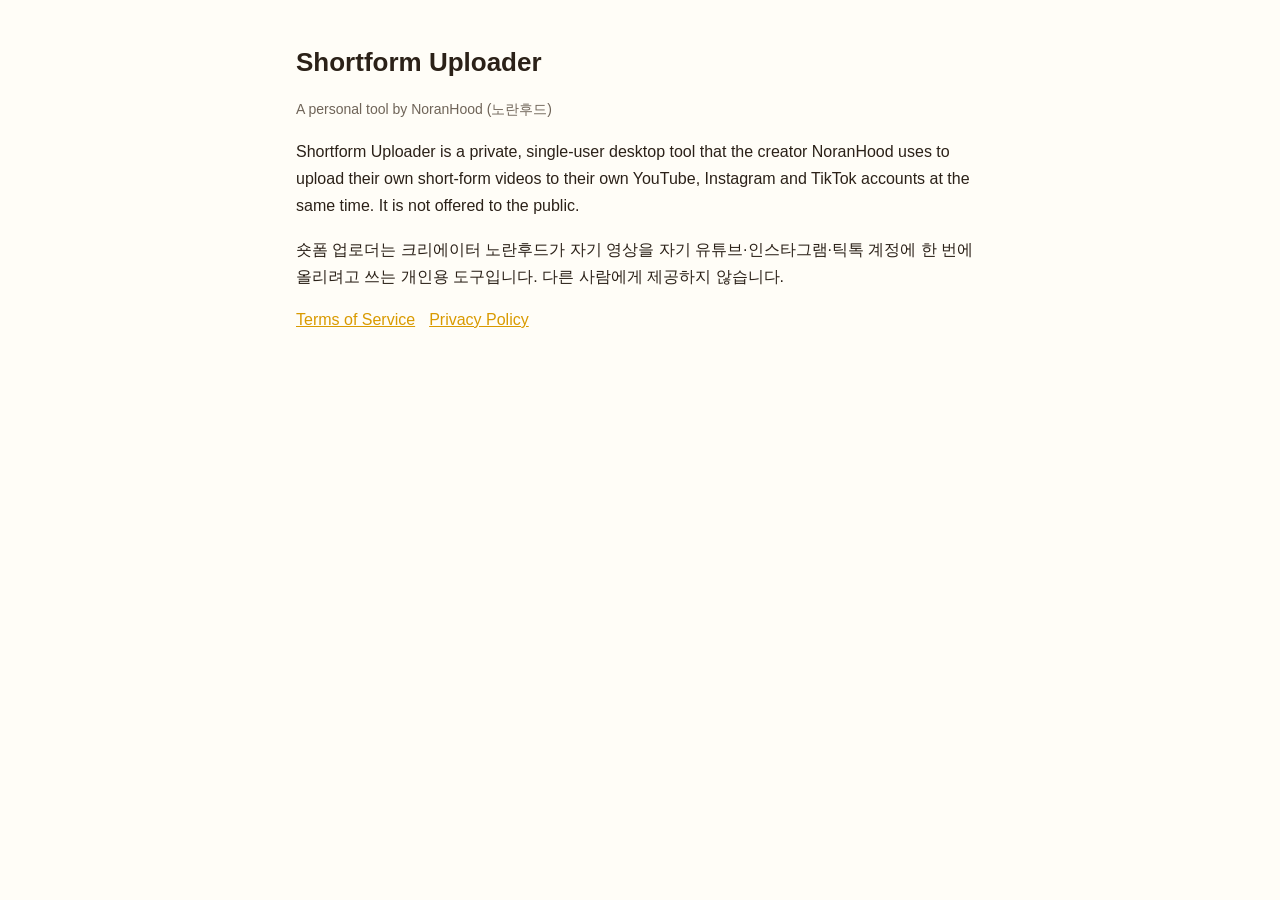
<file: index.html>
<!doctype html><html lang="ko"><head><meta charset="utf-8"><meta name="viewport" content="width=device-width,initial-scale=1">
<title>Shortform Uploader</title><link rel="stylesheet" href="style.css"></head><body><main>
<h1>Shortform Uploader</h1>
<p class="meta">A personal tool by NoranHood (노란후드)</p>
<p>Shortform Uploader is a private, single-user desktop tool that the creator NoranHood uses to upload their own short-form videos to their own YouTube, Instagram and TikTok accounts at the same time. It is not offered to the public.</p>
<p>숏폼 업로더는 크리에이터 노란후드가 자기 영상을 자기 유튜브·인스타그램·틱톡 계정에 한 번에 올리려고 쓰는 개인용 도구입니다. 다른 사람에게 제공하지 않습니다.</p>
<nav><a href="terms.html">Terms of Service</a><a href="privacy.html">Privacy Policy</a></nav>
</main></body></html>
</file>
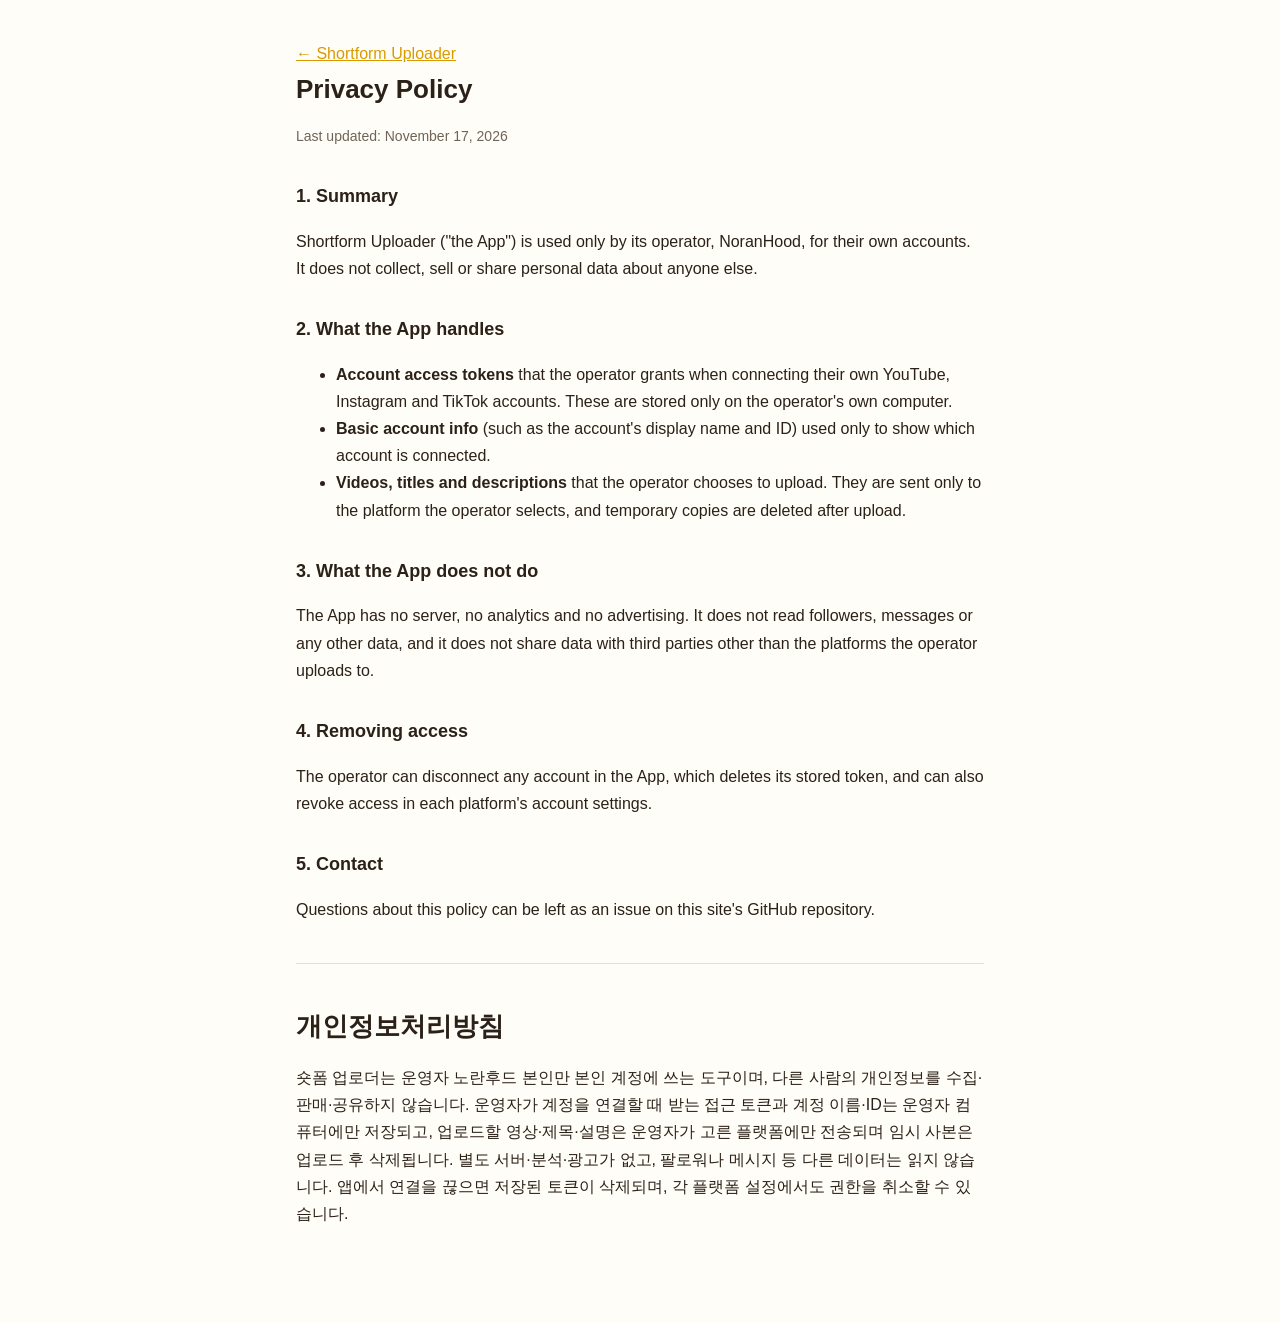
<file: privacy.html>
<!doctype html><html lang="ko"><head><meta charset="utf-8"><meta name="viewport" content="width=device-width,initial-scale=1">
<title>Privacy Policy</title><link rel="stylesheet" href="style.css"></head><body><main>
<nav><a href="index.html">← Shortform Uploader</a></nav>
<h1>Privacy Policy</h1><p class="meta">Last updated: November 17, 2026</p>
<h2>1. Summary</h2>
<p>Shortform Uploader ("the App") is used only by its operator, NoranHood, for their own accounts. It does not collect, sell or share personal data about anyone else.</p>
<h2>2. What the App handles</h2>
<ul>
<li><b>Account access tokens</b> that the operator grants when connecting their own YouTube, Instagram and TikTok accounts. These are stored only on the operator's own computer.</li>
<li><b>Basic account info</b> (such as the account's display name and ID) used only to show which account is connected.</li>
<li><b>Videos, titles and descriptions</b> that the operator chooses to upload. They are sent only to the platform the operator selects, and temporary copies are deleted after upload.</li>
</ul>
<h2>3. What the App does not do</h2>
<p>The App has no server, no analytics and no advertising. It does not read followers, messages or any other data, and it does not share data with third parties other than the platforms the operator uploads to.</p>
<h2>4. Removing access</h2>
<p>The operator can disconnect any account in the App, which deletes its stored token, and can also revoke access in each platform's account settings.</p>
<h2>5. Contact</h2>
<p>Questions about this policy can be left as an issue on this site's GitHub repository.</p>
<hr>
<h1>개인정보처리방침</h1>
<p>숏폼 업로더는 운영자 노란후드 본인만 본인 계정에 쓰는 도구이며, 다른 사람의 개인정보를 수집·판매·공유하지 않습니다. 운영자가 계정을 연결할 때 받는 접근 토큰과 계정 이름·ID는 운영자 컴퓨터에만 저장되고, 업로드할 영상·제목·설명은 운영자가 고른 플랫폼에만 전송되며 임시 사본은 업로드 후 삭제됩니다. 별도 서버·분석·광고가 없고, 팔로워나 메시지 등 다른 데이터는 읽지 않습니다. 앱에서 연결을 끊으면 저장된 토큰이 삭제되며, 각 플랫폼 설정에서도 권한을 취소할 수 있습니다.</p>
</main></body></html>
</file>
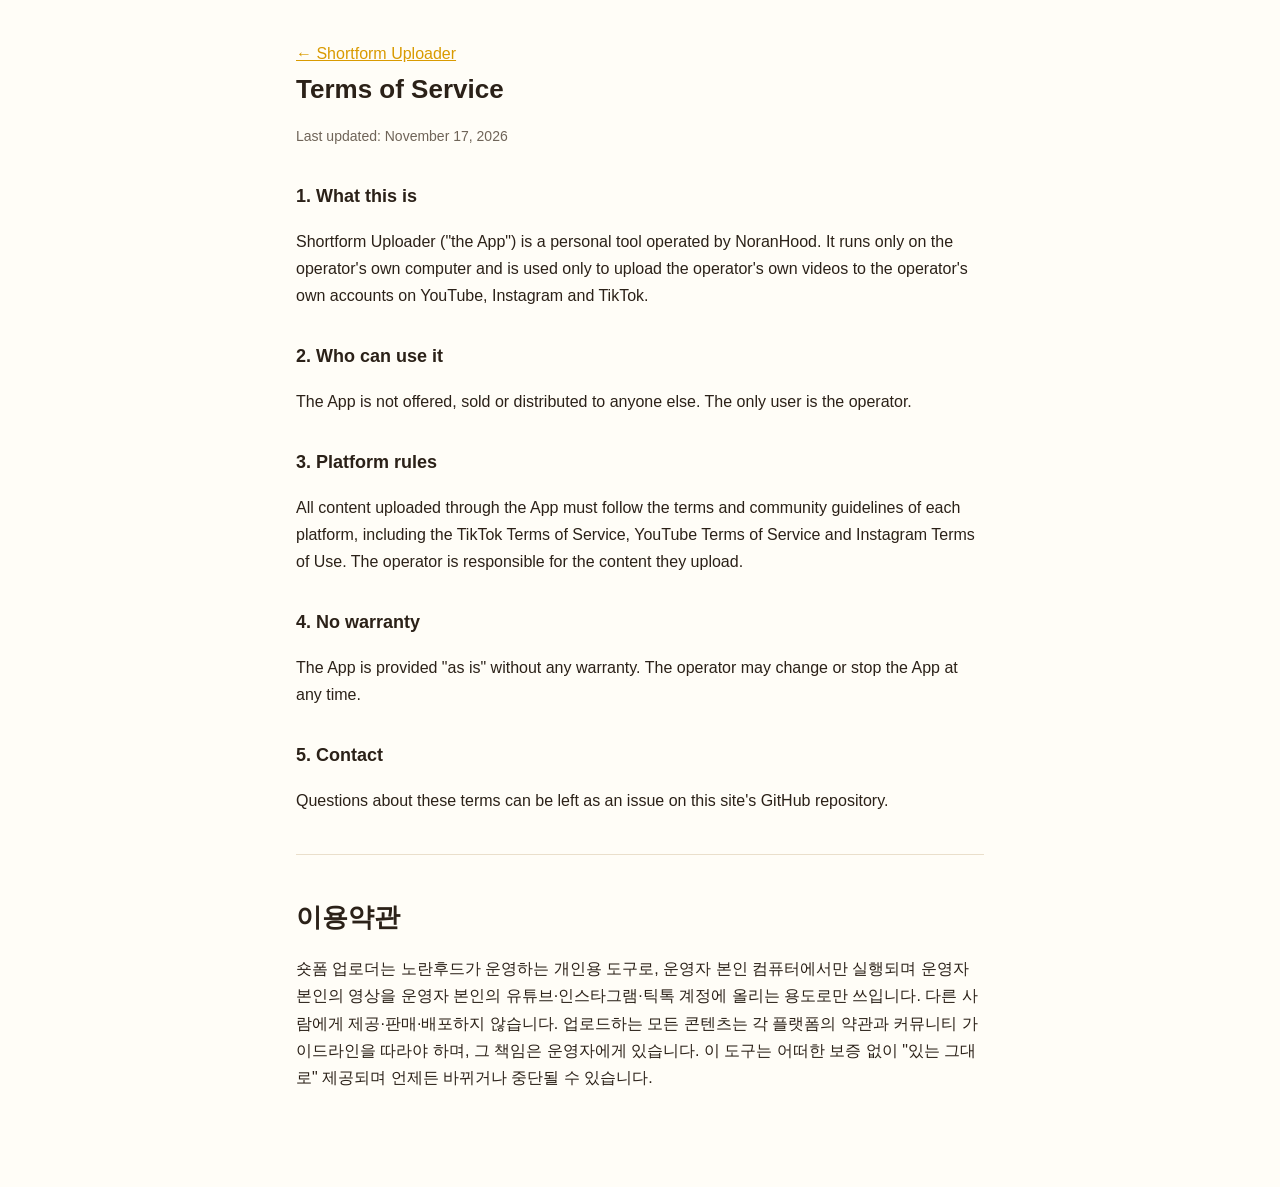
<file: terms.html>
<!doctype html><html lang="ko"><head><meta charset="utf-8"><meta name="viewport" content="width=device-width,initial-scale=1">
<title>Terms of Service</title><link rel="stylesheet" href="style.css"></head><body><main>
<nav><a href="index.html">← Shortform Uploader</a></nav>
<h1>Terms of Service</h1><p class="meta">Last updated: November 17, 2026</p>
<h2>1. What this is</h2>
<p>Shortform Uploader ("the App") is a personal tool operated by NoranHood. It runs only on the operator's own computer and is used only to upload the operator's own videos to the operator's own accounts on YouTube, Instagram and TikTok.</p>
<h2>2. Who can use it</h2>
<p>The App is not offered, sold or distributed to anyone else. The only user is the operator.</p>
<h2>3. Platform rules</h2>
<p>All content uploaded through the App must follow the terms and community guidelines of each platform, including the TikTok Terms of Service, YouTube Terms of Service and Instagram Terms of Use. The operator is responsible for the content they upload.</p>
<h2>4. No warranty</h2>
<p>The App is provided "as is" without any warranty. The operator may change or stop the App at any time.</p>
<h2>5. Contact</h2>
<p>Questions about these terms can be left as an issue on this site's GitHub repository.</p>
<hr>
<h1>이용약관</h1>
<p>숏폼 업로더는 노란후드가 운영하는 개인용 도구로, 운영자 본인 컴퓨터에서만 실행되며 운영자 본인의 영상을 운영자 본인의 유튜브·인스타그램·틱톡 계정에 올리는 용도로만 쓰입니다. 다른 사람에게 제공·판매·배포하지 않습니다. 업로드하는 모든 콘텐츠는 각 플랫폼의 약관과 커뮤니티 가이드라인을 따라야 하며, 그 책임은 운영자에게 있습니다. 이 도구는 어떠한 보증 없이 "있는 그대로" 제공되며 언제든 바뀌거나 중단될 수 있습니다.</p>
</main></body></html>
</file>
<file: style.css>
:root{--bg:#fffdf7;--ink:#2b2118;--muted:#6f6458;--line:#eadfcb;--accent:#d99a00}
@media (prefers-color-scheme:dark){:root{--bg:#1c1814;--ink:#f1ebe2;--muted:#b3a897;--line:#3a322a;--accent:#ffc93c}}
*{box-sizing:border-box}body{margin:0;background:var(--bg);color:var(--ink);font:16px/1.7 -apple-system,BlinkMacSystemFont,"Apple SD Gothic Neo",sans-serif}
main{max-width:720px;margin:0 auto;padding:40px 16px 80px}h1{font-size:26px;margin:0 0 4px}h2{font-size:18px;margin:32px 0 8px}
.meta{color:var(--muted);font-size:14px}nav a{color:var(--accent);margin-right:14px}hr{border:0;border-top:1px solid var(--line);margin:40px 0}
</file>
